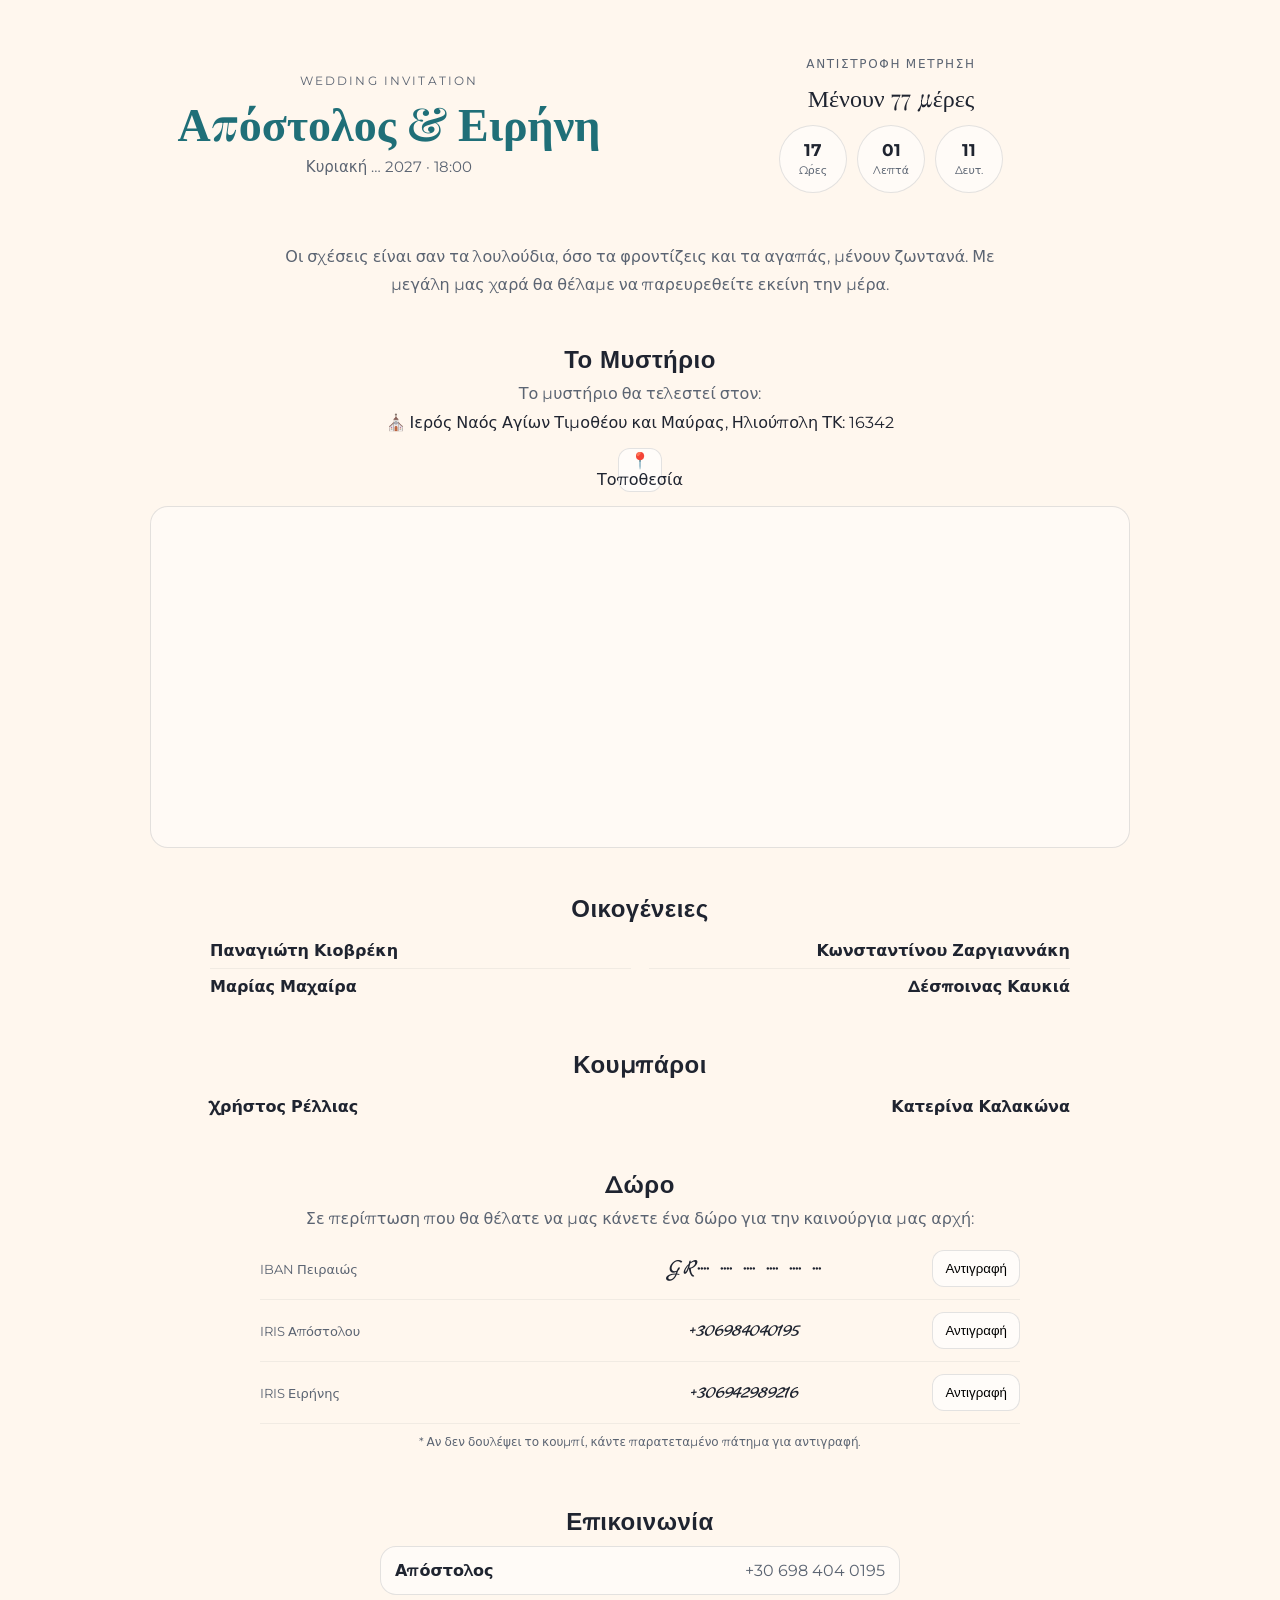
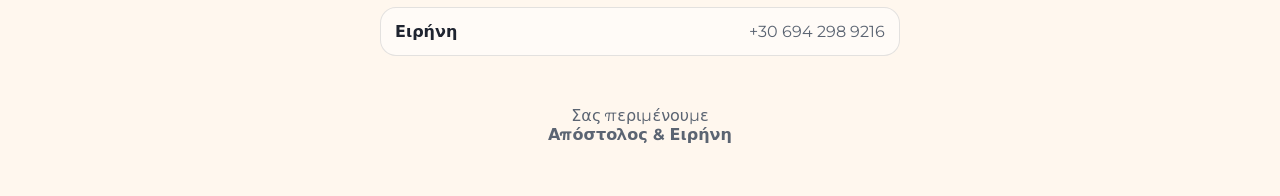
<file: index.html>
<!DOCTYPE html>
<html lang="el">
<head>
  <meta charset="UTF-8" />
  <meta name="viewport" content="width=device-width, initial-scale=1" />
  <title>Απόστολος & Ειρήνη</title>

  <!-- Fonts -->
  <link rel="preconnect" href="https://fonts.googleapis.com">
  <link rel="preconnect" href="https://fonts.gstatic.com" crossorigin>

  <!-- Strict serif for names + clean sans + calligraphic for gift -->
  <link href="https://fonts.googleapis.com/css2?family=Playfair+Display:wght@500;600;700&family=Montserrat:wght@300;400;500;600&family=Marck+Script&display=swap" rel="stylesheet">

  <link rel="stylesheet" href="./style.css?v=16" />
</head>

<body>

  <main class="page">

    <!-- HERO (MONO-KOMMATO) -->
    <section class="hero fade-in">
      <div class="hero-inner">

        <!-- LEFT -->
        <div class="hero-left">
          <div class="tagline">Wedding Invitation</div>
          <h1 class="names">Απόστολος <span class="amp">&</span> Ειρήνη</h1>
          <div class="date">Κυριακή … 2027 · 18:00</div>
        </div>

        <!-- RIGHT -->
        <div class="hero-right">
          <div class="count-title">Αντίστροφη μέτρηση</div>
          <div class="cd-days">Μένουν <span id="d">00</span> μέρες</div>

          <div class="cd-circles" role="group" aria-label="Χρονόμετρο αντίστροφης μέτρησης">
            <div class="circle">
              <div class="n"><span id="h">00</span></div>
              <div class="t">Ώρες</div>
            </div>
            <div class="circle">
              <div class="n"><span id="m">00</span></div>
              <div class="t">Λεπτά</div>
            </div>
            <div class="circle">
              <div class="n"><span id="s">00</span></div>
              <div class="t">Δευτ.</div>
            </div>
          </div>
        </div>

      </div>
    </section>

    <!-- INTRO -->
    <section class="section center fade-in">
      <p class="intro">
        Οι σχέσεις είναι σαν τα λουλούδια, όσο τα φροντίζεις και τα αγαπάς, μένουν ζωντανά.
        Με μεγάλη μας χαρά θα θέλαμε να παρευρεθείτε εκείνη την μέρα.
      </p>
    </section>

    <!-- MYSTIRIO -->
    <section class="section center fade-in">
      <h2 class="h2">Το Μυστήριο</h2>
      <p class="muted">
        Το μυστήριο θα τελεστεί στον:
      </p>

      <p class="place">
        ⛪ Ιερός Ναός Αγίων Τιμοθέου και Μαύρας, Ηλιούπολη ΤΚ: 16342
      </p>

      <a class="pin-btn" target="_blank" rel="noopener"
         href="https://maps.app.goo.gl/vNykeE1Lnr1oiBZy7" aria-label="Άνοιγμα τοποθεσίας στο Google Maps">
        📍Τοποθεσία
      </a>

      <div class="map">
        <iframe
          title="Χάρτης - Μυστήριο"
          loading="lazy"
          referrerpolicy="no-referrer-when-downgrade"
          src="https://www.google.com/maps?q=Ιερός%20Ναός%20Αγίου%20Τιμοθέου%20και%20Αγίας%20Μαύρας%20Ηλιούπολη&output=embed">
        </iframe>
      </div>
    </section>

    <!-- OIKOGENEIES -->
    <section class="section center fade-in">
      <h2 class="h2">Οικογένειες</h2>

      <div class="two-col">
        <div class="col left">
          <div class="person"><strong>Παναγιώτη Κιοβρέκη</strong></div>
          <div class="person"><strong>Μαρίας Μαχαίρα</strong></div>
        </div>

        <div class="col right">
          <div class="person"><strong>Κωνσταντίνου Ζαργιαννάκη</strong></div>
          <div class="person"><strong>Δέσποινας Καυκιά</strong></div>
        </div>
      </div>
    </section>

    <!-- KOUMPAROI -->
    <section class="section center fade-in">
      <h2 class="h2">Κουμπάροι</h2>

      <div class="two-col">
        <div class="col left">
          <div class="person"><strong>Χρήστος Ρέλλιας</strong></div>
        </div>

        <div class="col right">
          <div class="person"><strong>Κατερίνα Καλακώνα</strong></div>
        </div>
      </div>
    </section>

    <!-- GIFT -->
    <section class="section center fade-in">
      <h2 class="h2">Δώρο</h2>
      <p class="muted">
        Σε περίπτωση που θα θέλατε να μας κάνετε ένα δώρο για την καινούργια μας αρχή:
      </p>

      <div class="gift">
        <div class="gift-row">
          <div class="gift-label">IBAN Πειραιώς</div>
          <div class="gift-value script" id="ibanText">GR•••• •••• •••• •••• •••• •••</div>
          <button class="copy-btn" type="button" data-copy="#ibanText">Αντιγραφή</button>
        </div>

        <div class="gift-row">
          <div class="gift-label">IRIS Απόστολου</div>
          <div class="gift-value script" id="irisApostolos">+306984040195</div>
          <button class="copy-btn" type="button" data-copy="#irisApostolos">Αντιγραφή</button>
        </div>

        <div class="gift-row">
          <div class="gift-label">IRIS Ειρήνης</div>
          <div class="gift-value script" id="irisEirini">+306942989216</div>
          <button class="copy-btn" type="button" data-copy="#irisEirini">Αντιγραφή</button>
        </div>

        <p class="hint">
          * Αν δεν δουλέψει το κουμπί, κάντε παρατεταμένο πάτημα για αντιγραφή.
        </p>
      </div>
    </section>

    <!-- CONTACT -->
    <section class="section center fade-in">
      <h2 class="h2">Επικοινωνία</h2>

      <div class="contact">
        <a class="contact-item" href="tel:+306984040195">
          <span class="c-name">Απόστολος</span>
          <span class="c-phone">+30 698 404 0195</span>
        </a>

        <a class="contact-item" href="tel:+306942989216">
          <span class="c-name">Ειρήνη</span>
          <span class="c-phone">+30 694 298 9216</span>
        </a>
      </div>
    </section>

    <!-- FOOTER -->
    <footer class="footer center fade-in">
      Σας περιμένουμε<br><strong>Απόστολος & Ειρήνη</strong>
    </footer>

  </main>

  <script>
    // άλλαξε εδώ την ημερομηνία όποτε αποφασίσετε (το +03:00 για θερινή ώρα)
    const weddingDate = new Date("2027-02-20T18:00:00+03:00");
    const pad = n => String(n).padStart(2, "0");

    function updateCountdown(){
      const now = new Date();
      let diff = weddingDate - now;
      if(diff < 0) diff = 0;

      const days = Math.floor(diff / (1000*60*60*24));
      const hours = Math.floor((diff / (1000*60*60)) % 24);
      const minutes = Math.floor((diff / (1000*60)) % 60);
      const seconds = Math.floor((diff / 1000) % 60);

      document.getElementById("d").textContent = pad(days);
      document.getElementById("h").textContent = pad(hours);
      document.getElementById("m").textContent = pad(minutes);
      document.getElementById("s").textContent = pad(seconds);
    }
    updateCountdown();
    setInterval(updateCountdown, 1000);

    // Copy-to-clipboard
    async function copyTextFromSelector(sel){
      const el = document.querySelector(sel);
      if(!el) return false;
      const text = (el.textContent || "").trim();
      try{
        await navigator.clipboard.writeText(text);
        return true;
      }catch(e){
        const ta = document.createElement("textarea");
        ta.value = text;
        document.body.appendChild(ta);
        ta.select();
        try{
          document.execCommand("copy");
          document.body.removeChild(ta);
          return true;
        }catch(err){
          document.body.removeChild(ta);
          return false;
        }
      }
    }

    document.querySelectorAll("[data-copy]").forEach(btn=>{
      btn.addEventListener("click", async ()=>{
        const sel = btn.getAttribute("data-copy");
        const ok = await copyTextFromSelector(sel);
        const old = btn.textContent;
        btn.textContent = ok ? "✅ Αντιγράφηκε" : "❌ Δεν αντιγράφηκε";
        setTimeout(()=> btn.textContent = old, 1200);
      });
    });

    // Fade-in on scroll
    const observer = new IntersectionObserver((entries)=>{
      entries.forEach(e=>{
        if(e.isIntersecting){
          e.target.classList.add("visible");
          observer.unobserve(e.target);
        }
      });
    }, { threshold: 0.12, rootMargin: "0px 0px -60px 0px" });

    document.querySelectorAll(".fade-in").forEach(el => observer.observe(el));
  </script>

</body>
</html>
</file>
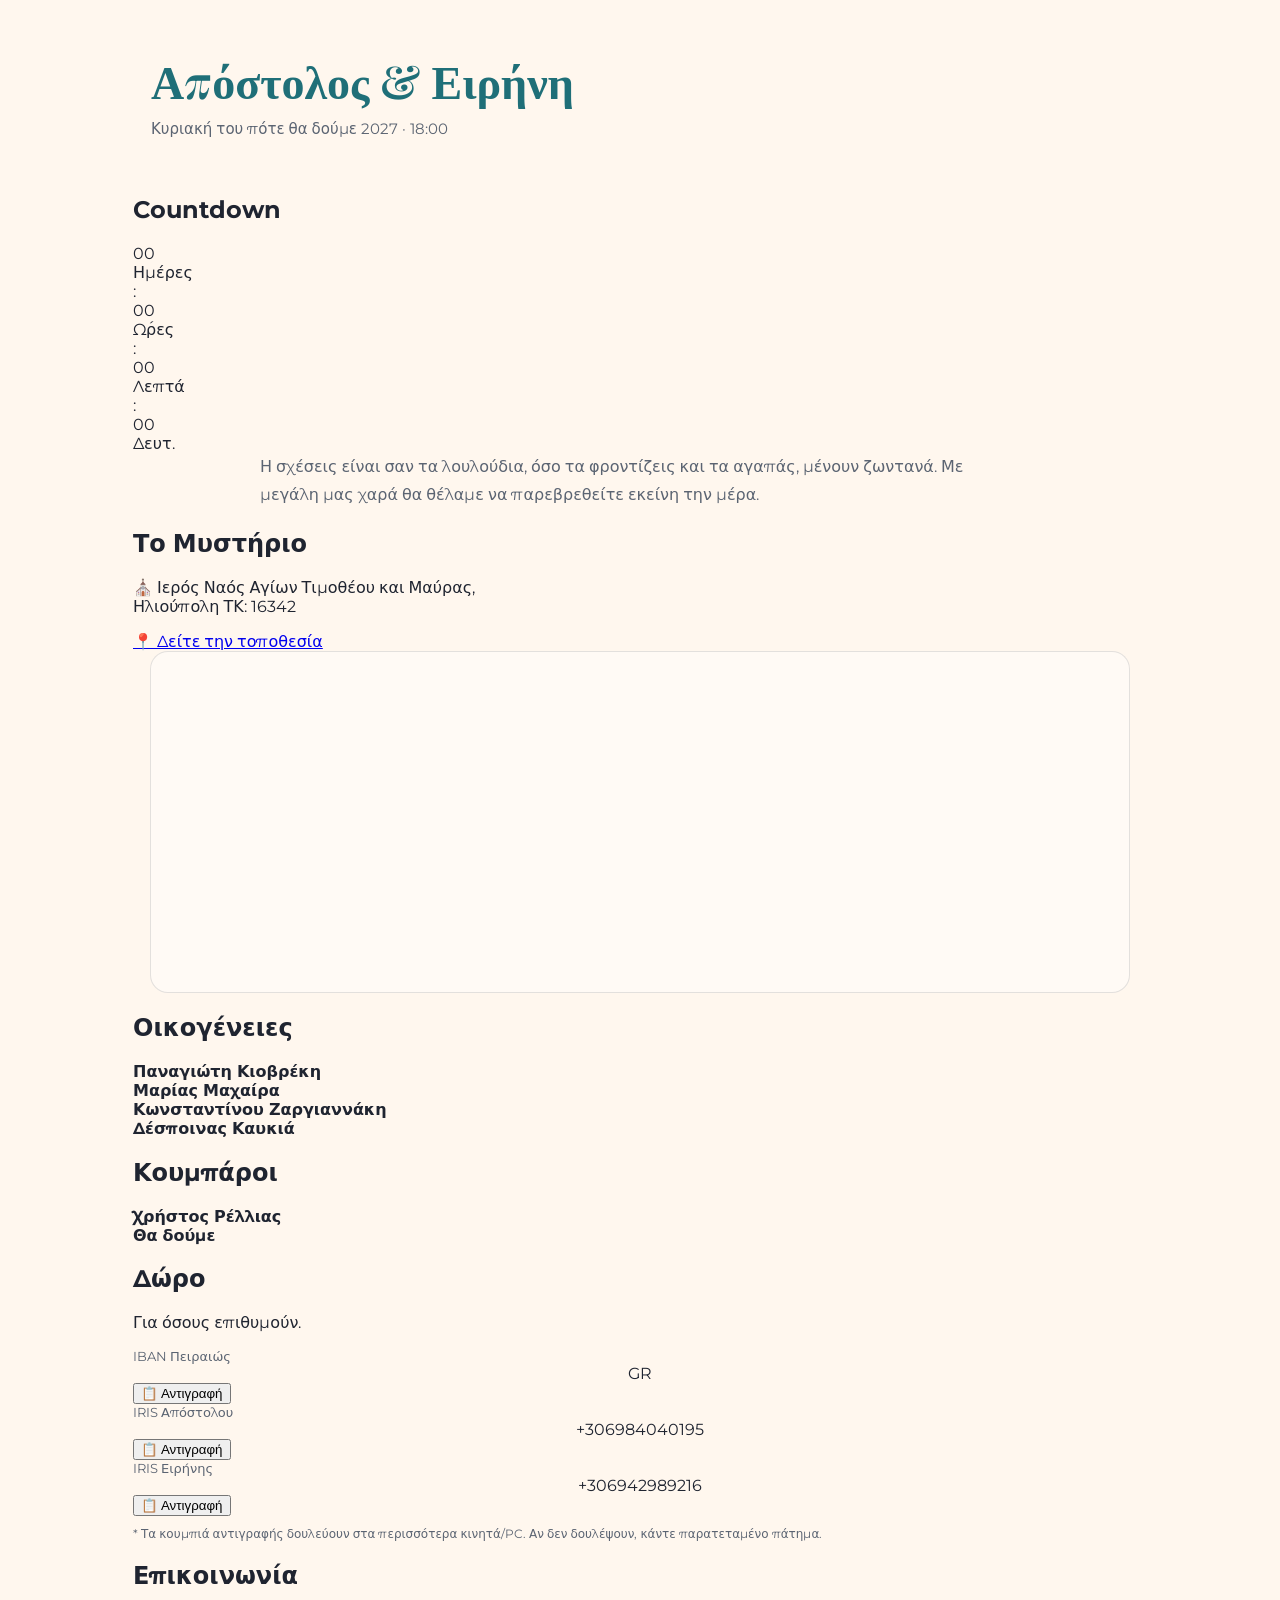
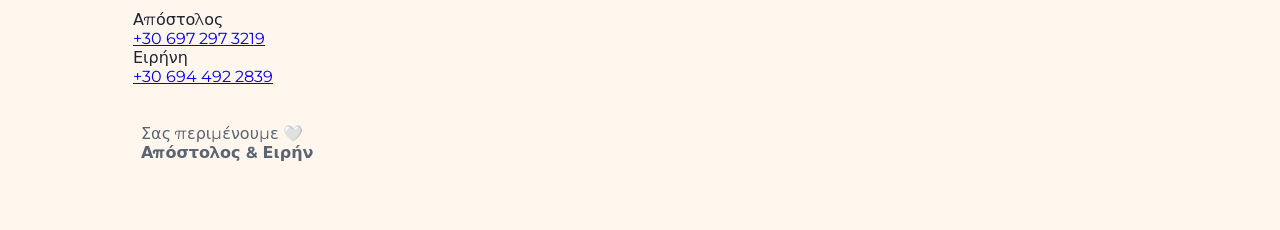
<file: body.html>
<!DOCTYPE html>
<html lang="el">
<head>
  <meta charset="UTF-8" />
  <meta name="viewport" content="width=device-width, initial-scale=1" />
  <title>Απόστολος & Ειρήνη</title>

  <!-- Safe fonts (Google Fonts) -->
  <link rel="preconnect" href="https://fonts.googleapis.com">
  <link rel="preconnect" href="https://fonts.gstatic.com" crossorigin>
  <!-- <link href="https://fonts.googleapis.com/css2?family=Playfair+Display:wght@400;600;700&family=Montserrat:wght@300;400;500&family=Great+Vibes&display=swap" rel="stylesheet"> -->
  <link href="https://fonts.googleapis.com/css2?family=Playfair+Display:wght@400;600;700&family=Montserrat:wght@300;400;500&family=Marck+Script&display=swap" rel="stylesheet">
  <!-- <link href="https://fonts.googleapis.com/css2?family=Playfair+Display:wght@400;600;700&family=Montserrat:wght@300;400;500&family=Comfortaa:wght@400;600&display=swap" rel="stylesheet"> -->
  <link rel="stylesheet" href="style.css?v=1" />
</head>

<body>

  <main class="page">
    <section class="paper fade-in">

      <!-- HERO -->
      <header class="hero">
        <h1 class="names">Απόστολος & Ειρήνη</h1>
        <p class="date">Κυριακή του πότε θα δούμε 2027 · 18:00</p>
      </header>

      <!-- COUNTDOWN (κουτάκια + :) -->
      <section class="countdown-wrap" aria-label="Countdown">
        <h2 class="section-title">Countdown</h2>

        <div class="countdown-row" role="group" aria-label="Χρονόμετρο αντίστροφης μέτρησης">
          <div class="cd-group">
            <div class="cd-box"><span id="d">00</span></div>
            <div class="cd-label">Ημέρες</div>
          </div>

          <div class="cd-sep">:</div>

          <div class="cd-group">
            <div class="cd-box"><span id="h">00</span></div>
            <div class="cd-label">Ώρες</div>
          </div>

          <div class="cd-sep">:</div>

          <div class="cd-group">
            <div class="cd-box"><span id="m">00</span></div>
            <div class="cd-label">Λεπτά</div>
          </div>

          <div class="cd-sep">:</div>

          <div class="cd-group">
            <div class="cd-box"><span id="s">00</span></div>
            <div class="cd-label">Δευτ.</div>
          </div>
        </div>
      </section>

      <!-- INVITE TEXT -->
      <section class="card fade-in">
        <p class="intro">
          Η σχέσεις είναι σαν τα λουλούδια, όσο τα φροντίζεις και τα αγαπάς, μένουν ζωντανά.
          Με μεγάλη μας χαρά θα θέλαμε να παρεβρεθείτε εκείνη την μέρα.
        </p>
      </section>

      <!-- LOCATIONS -->
      <section class="card fade-in">
        <h2 class="card-title">Το Μυστήριο</h2>
        <p class="card-text">
          ⛪ Ιερός Ναός Αγίων Τιμοθέου και Μαύρας,<br>
          Ηλιούπολη ΤΚ: 16342
        </p>

        <a class="btn" target="_blank" rel="noopener"
           href="https://maps.app.goo.gl/vNykeE1Lnr1oiBZy7">
          📍 Δείτε την τοποθεσία
        </a>

        <div class="map">
          <iframe
            title="Χάρτης - Μυστήριο"
            loading="lazy"
            referrerpolicy="no-referrer-when-downgrade"
            src="https://www.google.com/maps?q=Ιερός%20Ναός%20Αγίου%20Τιμοθέου%20και%20Αγίας%20Μαύρας%20Ηλιούπολη&output=embed">
          </iframe>
        </div>
      </section>

       <!-- OIKOGENEIES -->
      <section class="card fade-in">
        <h2 class="card-title">Οικογένειες</h2>
      
        <div class="list">
          <div class="list-item">
            <!-- <div class="dot"></div> -->
            <div class="list-text"><strong>Παναγιώτη Κιοβρέκη </strong></div>
            <div class="list-text"><strong>Μαρίας Μαχαίρα </strong></div>
          </div>
          <div class="list-item">
            <!-- <div class="dot"></div> -->
            <div class="list-text"><strong>Κωνσταντίνου Ζαργιαννάκη </strong></div>
            <div class="list-text"><strong>Δέσποινας Καυκιά </strong></div>
          </div>
        </div>
      </section>

      
      <!-- KOUMPAROI -->
      <section class="card fade-in">
        <h2 class="card-title">Κουμπάροι</h2>

        <!-- Βάλε εδώ τα πραγματικά ονόματα -->
        <div class="list">
          <div class="list-item">
            <!--<div class="dot"></div> -->
            <div class="list-text"><strong>Χρήστος Ρέλλιας </strong></div>
          </div>
          <div class="list-item">
            <!--<div class="dot"></div> -->
            <div class="list-text"><strong>Θα δούμε </strong></div>
          </div>
        </div>
      </section>

      <!-- IBAN / IRIS -->
      <section class="card fade-in">
        <h2 class="card-title">Δώρο</h2>
        <p class="card-text">
          Για όσους επιθυμούν.
        </p>

        <!-- Βάλε τα πραγματικά σου στοιχεία -->
        <div class="gift-grid"> 
          <div class="gift-box">
            <div class="gift-label">IBAN Πειραιώς</div>
            <div class="gift-value" id="ibanText2">GR</div>
            <button class="btn small" type="button" data-copy="#ibanText2"><span aria-hidden="true">📋</span> <span>Αντιγραφή</span></button>
          </div>
      </div>

      <div class="gift-grid">
          <div class="gift-box">
            <div class="gift-label">IRIS Απόστολου</div>
            <div class="gift-value" id="irisText">+306984040195</div>
            <button class="btn small" type="button" data-copy="#irisText">📋 Αντιγραφή</button>
         </div>
          <div class="gift-box">
            <div class="gift-label">IRIS Ειρήνης</div>
            <div class="gift-value" id="irisText">+306942989216</div>
            <button class="btn small" type="button" data-copy="#irisText">📋 Αντιγραφή</button>
          </div>
      </div>

        <p class="hint">
          * Τα κουμπιά αντιγραφής δουλεύουν στα περισσότερα κινητά/PC. Αν δεν δουλέψουν, κάντε παρατεταμένο πάτημα.
        </p>
      </section>
      
      <section class="card fade-in">
        <h2 class="card-title">Επικοινωνία</h2>
      
        <div class="contact-grid">
      
          <div class="contact-box">
            <div class="contact-name">Απόστολος</div>
            <a class="contact-phone" href="tel:+306984040195">
              +30 697 297 3219
            </a>
          </div>
      
          <div class="contact-box">
            <div class="contact-name">Ειρήνη</div>
            <a class="contact-phone" href="tel:+306942989216">
              +30 694 492 2839
            </a>
          </div>
      
        </div>
      </section>

      
      <!-- FOOTER -->
      <footer class="footer fade-in">
        <p>Σας περιμένουμε 🤍<br><strong>Απόστολος & Ειρήν</strong></p>
      </footer>

    </section>
  </main>

  <script>
    // Countdown: 17/04/2026 18:00 Ελλάδας (Απρίλιος = συνήθως +03:00)
    const weddingDate = new Date("2026-04-17T18:00:00+03:00");
    const pad = n => String(n).padStart(2, "0");

    function updateCountdown(){
      const now = new Date();
      let diff = weddingDate - now;
      if(diff < 0) diff = 0;

      const days = Math.floor(diff / (1000*60*60*24));
      const hours = Math.floor((diff / (1000*60*60)) % 24);
      const minutes = Math.floor((diff / (1000*60)) % 60);
      const seconds = Math.floor((diff / 1000) % 60);

      document.getElementById("d").textContent = pad(days);
      document.getElementById("h").textContent = pad(hours);
      document.getElementById("m").textContent = pad(minutes);
      document.getElementById("s").textContent = pad(seconds);
    }
    updateCountdown();
    setInterval(updateCountdown, 1000);

    // Copy-to-clipboard (IBAN / IRIS)
    async function copyTextFromSelector(sel){
      const el = document.querySelector(sel);
      if(!el) return;
      const text = (el.textContent || "").trim();
      try{
        await navigator.clipboard.writeText(text);
        return true;
      }catch(e){
        // fallback
        const ta = document.createElement("textarea");
        ta.value = text;
        document.body.appendChild(ta);
        ta.select();
        try{
          document.execCommand("copy");
          document.body.removeChild(ta);
          return true;
        }catch(err){
          document.body.removeChild(ta);
          return false;
        }
      }
    }

    document.querySelectorAll("[data-copy]").forEach(btn=>{
      btn.addEventListener("click", async ()=>{
        const sel = btn.getAttribute("data-copy");
        const ok = await copyTextFromSelector(sel);
        const old = btn.textContent;
        btn.textContent = ok ? "✅ Αντιγράφηκε" : "❌ Δεν αντιγράφηκε";
        setTimeout(()=> btn.textContent = old, 1200);
      });
    });

    // Fade-in on scroll
    const observer = new IntersectionObserver((entries)=>{
      entries.forEach(e=>{
        if(e.isIntersecting){
          e.target.classList.add("visible");
          observer.unobserve(e.target);
        }
      });
    }, { threshold: 0.12, rootMargin: "0px 0px -50px 0px" });

    document.querySelectorAll(".fade-in").forEach(el => observer.observe(el));
  </script>

</body>
</html>
</file>
<file: style.css>
:root{
  --cream: #FFF7EE;
  --text: #1f2430;
  --muted: #5b6472;
  --accent: #6B86B3;
  --stroke: rgba(31,36,48,.12);
  --soft: rgba(255,255,255,.55);
}

*{ box-sizing:border-box; }

body{
  margin:0;
  background: var(--cream);
  color: var(--text);
  font-family: "Montserrat", system-ui, -apple-system, Segoe UI, Roboto, Arial;
}

.page{
  max-width: 1050px;
  margin: 0 auto;
  padding: 34px 18px 42px;
}

/* HERO - monokommato */
.hero{
  padding: 22px 18px;
}

.hero-inner{
  display:grid;
  grid-template-columns: 1fr 1fr;
  gap: 26px;
  align-items: center;
}

/* left side center */
.hero-left{
  text-align:center;
}

.tagline{
  font-size: 12px;
  letter-spacing: .18em;
  text-transform: uppercase;
  color: var(--muted);
  margin-bottom: 10px;
}

.names{
  font-family: "Playfair Display", serif; /* strict-ish serif */
  font-weight: 600;
  font-size: 46px;
  line-height: 1.05;
  margin: 0 0 10px;
  /*color: #76C7C0; KOKKINO*/
  color: #1F6F78;
  /*color: #9D7BB0; LILA*/
}

.amp{ 
  /*color: var(--accent); μπλε */
  color: #1F6F78;
}

.date{
  font-size: 15px;
  color: var(--muted);
}

/* right side center */
.hero-right{
  text-align:center;
}

.count-title{
  font-size: 12px;
  letter-spacing: .14em;
  text-transform: uppercase;
  color: var(--muted);
  margin-bottom: 10px;
}

.cd-days{
  font-family: "Playfair Display", serif;
  font-size: 24px; /* smaller as requested */
  margin: 0 0 12px;
}

.cd-circles{
  display:flex;
  justify-content:center;
  gap: 10px;
  flex-wrap: wrap;
}

.circle{
  width: 68px;
  height: 68px;
  border-radius: 999px;
  border: 1px solid var(--stroke);
  background: var(--soft);
  display:flex;
  flex-direction: column;
  align-items:center;
  justify-content:center;
}

.circle .n{
  font-weight: 700;
  font-size: 17px;
  line-height: 1;
}

.circle .t{
  margin-top: 4px;
  font-size: 11px;
  color: var(--muted);
}

/* sections: centered, no boxes */
.section{
  padding: 18px 8px;
  margin: 10px 0;
}

.center{ text-align:center; }

.h2{
  font-family: "Montserrat", sans-serif;
  font-weight: 600;
  letter-spacing: .02em;
  margin: 0 0 10px;
}

.muted{ color: var(--muted); margin: 0 0 10px; }

.intro{
  max-width: 760px;
  margin: 0 auto;
  color: var(--muted);
  font-size: 16px;
  line-height: 1.75;
}

/* Mystery */
.place{
  max-width: 820px;
  margin: 0 auto 10px;
}

.pin-btn{
  display:inline-flex;
  align-items:center;
  justify-content:center;
  width: 44px;
  height: 44px;
  border-radius: 12px;
  border: 1px solid var(--stroke);
  background: rgba(255,255,255,.65);
  text-decoration:none;
  color: var(--text);
  margin: 6px 0 14px;
  transition: transform .15s ease, background .15s ease;
}
.pin-btn:hover{ transform: translateY(-1px); background: rgba(255,255,255,.78); }

.map{
  max-width: 980px;
  margin: 0 auto;
  border-radius: 18px;
  overflow:hidden;
  border: 1px solid var(--stroke);
  background: rgba(255,255,255,.4);
}
.map iframe{
  width: 100%;
  height: 340px;
  border: 0;
  display:block;
}

/* Families / Koumparoi */
.two-col{
  max-width: 860px;
  margin: 0 auto;
  display:grid;
  grid-template-columns: 1fr 1fr;
  gap: 18px;
  align-items:start;
}

.col.left{ text-align:left; }
.col.right{ text-align:right; }

.person{
  padding: 8px 0;
  border-bottom: 1px solid rgba(31,36,48,.06);
}
.person:last-child{ border-bottom: none; }

/* Gift */
.gift{
  max-width: 760px;
  margin: 0 auto;
}

.gift-row{
  display:grid;
  grid-template-columns: 1fr 1.2fr auto;
  gap: 10px;
  align-items:center;
  padding: 12px 0;
  border-bottom: 1px solid rgba(31,36,48,.06);
}
.gift-row:last-child{ border-bottom: none; }

.gift-label{
  text-align:left;
  color: var(--muted);
  font-size: 13px;
}

.gift-value{
  text-align:center;
  font-size: 16px;
}

.script{
  font-family: "Marck Script", cursive;
  font-size: 22px;
}

.copy-btn{
  border: 1px solid var(--stroke);
  background: rgba(255,255,255,.65);
  border-radius: 12px;
  padding: 10px 12px;
  cursor:pointer;
  transition: transform .15s ease, background .15s ease;
}
.copy-btn:hover{ transform: translateY(-1px); background: rgba(255,255,255,.78); }

.hint{
  margin-top: 10px;
  color: var(--muted);
  font-size: 12px;
}

/* Contact */
.contact{
  max-width: 520px;
  margin: 0 auto;
  display:grid;
  gap: 12px;
}

.contact-item{
  display:flex;
  align-items:center;
  justify-content: space-between;
  gap: 14px;
  padding: 14px 14px;
  border: 1px solid var(--stroke);
  background: rgba(255,255,255,.55);
  border-radius: 16px;
  text-decoration:none;
  color: var(--text);
}

.c-name{ font-weight: 600; }
.c-phone{ color: var(--muted); }

/* Footer */
.footer{
  padding: 22px 8px 10px;
  color: var(--muted);
}

/* Fade in */
.fade-in{
  opacity: 0;
  transform: translateY(12px);
  transition: opacity .6s ease, transform .6s ease;
}
.fade-in.visible{
  opacity: 1;
  transform: translateY(0);
}

@media (max-width: 860px){
  .hero-inner{ grid-template-columns: 1fr; }
  .names{ font-size: 40px; }
  .two-col{ grid-template-columns: 1fr; }
  .col.left, .col.right{ text-align:center; }
  .gift-row{ grid-template-columns: 1fr; }
  .gift-label{ text-align:center; }
}
</file>
